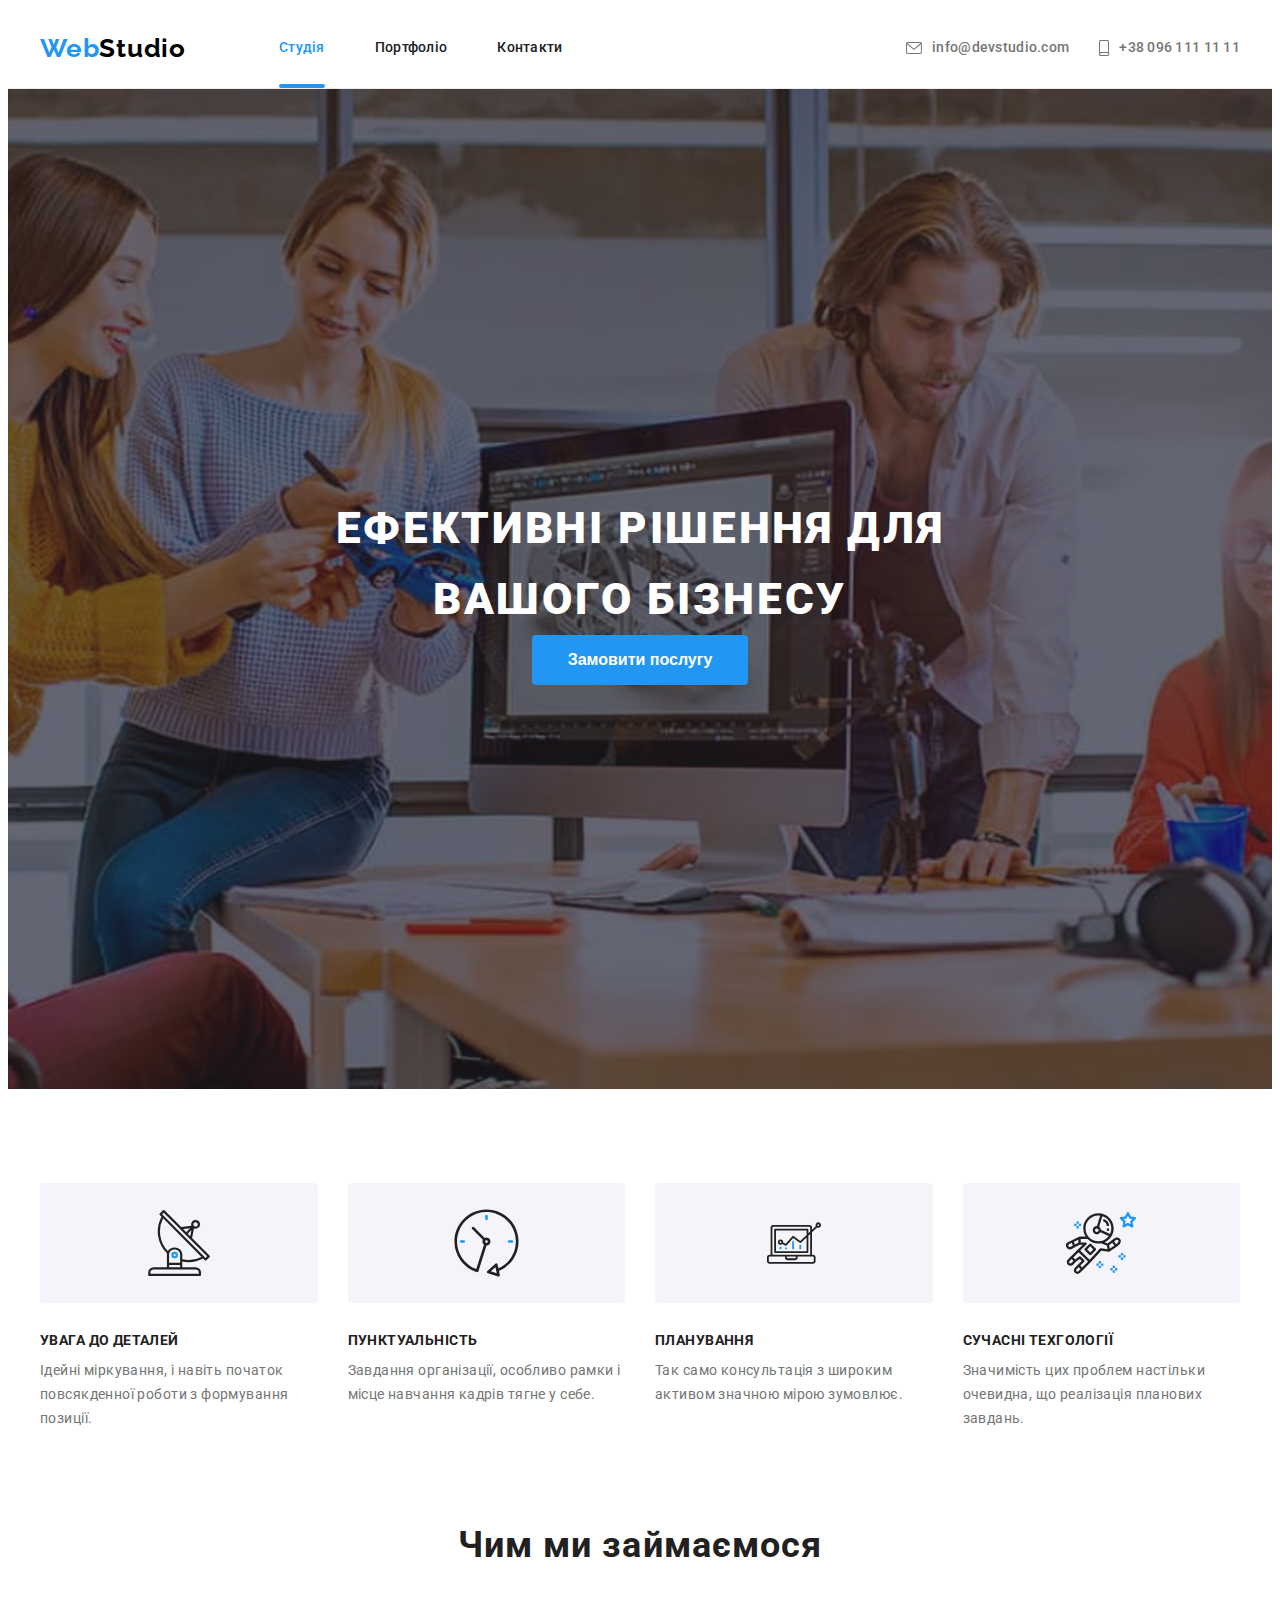
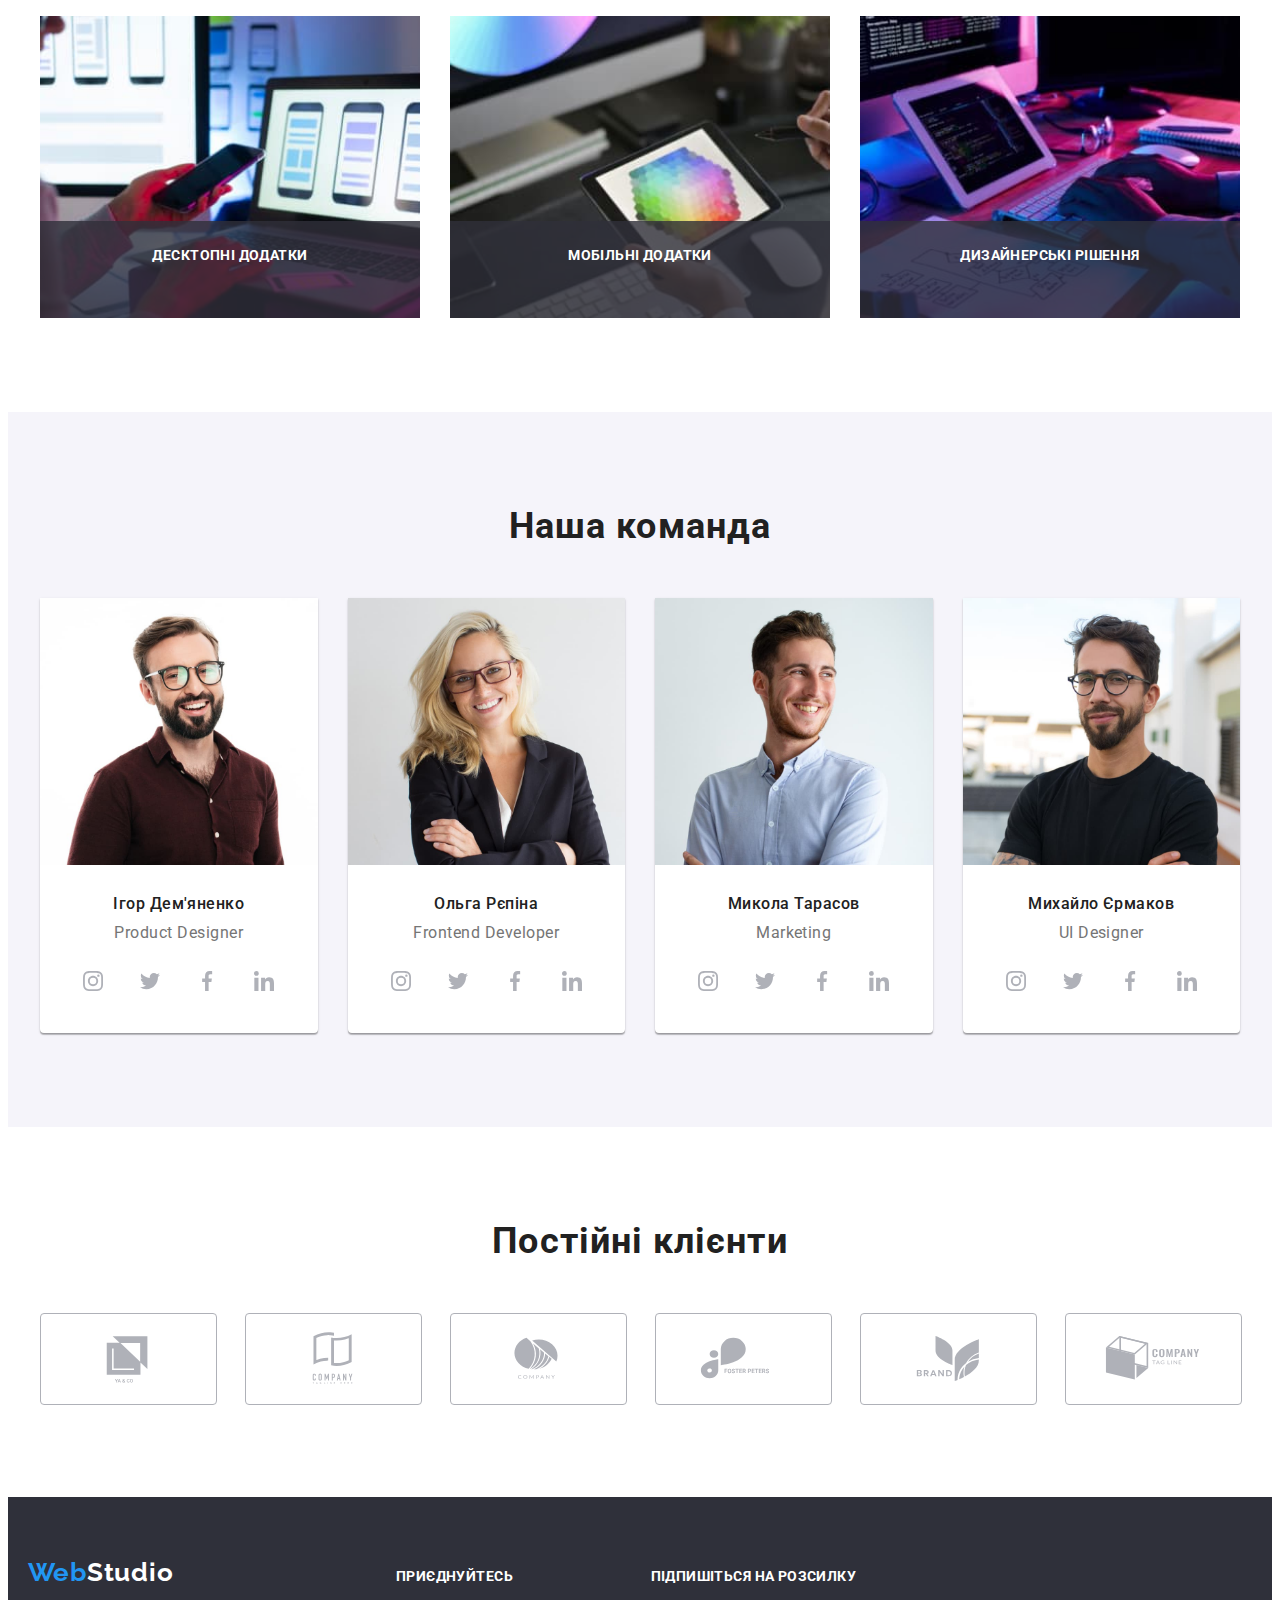
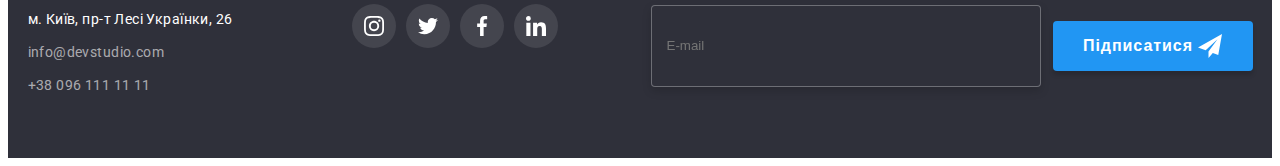
<file: index.html>
<!DOCTYPE html>
<html lang="uk">  
<head>
    <meta charset="UTF-8">
    <meta http-equiv="X-UA-Compatible" content="IE=edge">
    <meta name="viewport" content="width=device-width, initial-scale=1.0">
    <title>Студія</title>
    <link rel="preconnect" href="https://fonts.googleapis.com">
    <link rel="preconnect" href="https://fonts.gstatic.com" crossorigin>
    <link href="https://fonts.googleapis.com/css2?family=Raleway:wght@700&family=Roboto:wght@400;500;700;900&display=swap"
        rel="stylesheet">

    <link rel="stylesheet" href="https://cdnjs.cloudflare.com/ajax/libs/modern-normalize/1.1.0/modern-normalize.min.css"
        integrity="sha512-wpPYUAdjBVSE4KJnH1VR1HeZfpl1ub8YT/NKx4PuQ5NmX2tKuGu6U/JRp5y+Y8XG2tV+wKQpNHVUX03MfMFn9Q=="
        crossorigin="anonymous" referrerpolicy="no-referrer" />
  
    <link rel="stylesheet" href="./css/main.min.css">
   
</head>
<body class="site-body">
    <header class="header">
        <div class="container header-container">
            <nav class="header-navigation">
                 <a class="header-logo-web link" href="index.html">Web<span class="header-logo-studio link">Studio</span></a>
                 <ul class="header-list list">
                     <li class="header-item"><a class="header-link current link" href="">Студія</a></li>
                     <li class="header-item"><a class="header-link link" href="./portfolio.html">Портфоліо</a></li>
                     <li class="header-item"><a class="header-link link" href="">Контакти</a></li>
                 </ul>
            </nav>
            <div class="header-conect" >
            <ul class="contacts list">
                <li class="header-email">
                    <a class="header-link-contact link" href="mailto:info@devstudio.com">
                        <svg class="icon-envelope" width="16" height="12">
                            <use href="./img/icons.svg#icon-envelope"></use>
                        </svg> 
                        info@devstudio.com</a></li>
                <li class="header-number">
                    <a class="header-link-contact link" href="tel:+380961111111">
                        <svg class="icon-tel" width="10" height="16">
                            <use href="./img/icons.svg#icon-smartphone"></use>
                        </svg>
                        +38 096 111 11 11</a></li>
            </ul>
            </div>
            <button type="button" class="menu-open" data-menu-open>
                <svg class="menu-mob-open" width="40" height="40">
                    <use href="./img/icons.svg#icon-menu-open"></use>
                </svg>
            </button>
        </div>

        <div class="mob-menu is-hidden" data-menu>
            <div class="mobile-container">
                <div class="mob-menu-top">
                    <button type="button" class="menu-close" data-menu-close>
                        <svg class="menu-mob-close" width="40" height="40">
                            <use href="./img/icons.svg#icon-menu-close"></use>
                        </svg>
                    </button>
                    <ul class="mob-list list">
                        <li class="mob-item"><a class="mob-link mob-current link" href="">Студія</a></li>
                        <li class="mob-item"><a class="mob-link link" href="./portfolio.html">Портфоліо</a></li>
                        <li class="mob-item"><a class="mob-link link" href="">Контакти</a></li>
                    </ul>
                </div>
                <div class="mob-menu-botton">
                    <ul class="mob-contacts list">
                        <li class="mob-number">
                            <a class="mob-link-number link" href="tel:+380961111111">
                            
                                +38 096 111 11 11</a>
                        </li>
                        <li class="mob-email">
                            <a class="mob-link-email link" href="mailto:info@devstudio.com">
                        
                                info@devstudio.com</a> 
                        </li>
                    </ul>
                    <ul class="mob-social-list list">
                        <li class="mob-social-item">
                            <a href="https://www.instagram.com/" class="mob-social-link link">Instagram
                                
                            </a></li>
                        <li class="mob-social-item">
                            <a href="https://twitter.com/" class="mob-social-link link">Twitter
                                
                            </a></li>
                        <li class="mob-social-item">
                            <a href="https://www.facebook.com/" class="mob-social-link link">Facebook
                                
                            </a></li>
                        <li class="mob-social-item">
                            <a href="https://www.linkedin.com/" class="mob-social-link link">LinkedIn
                            
                            </a></li>
                    </ul>
                </div>
            </div>
        </div>
    </header>
    <main>
         <section class="hero section">
             <div class="container">
                 <h1 class="hero__title" >Ефективні рішення для вашого бізнесу</h1>
                 <button class="hero__btn" type="button" data-modal-open>Замовити послугу</button>
            </div>
        </section>
         
        <section class="solutions section">
             <div class="container">
                <h2 class="visually-hidden">Рішення</h2>
                <ul class="solutions-list list" >
                    <li class="solutions-item">
                        <div class="solutions-area">            
                            <svg class="solutions-icon" width="66" height="70">
                                <use href="./img/icons.svg#icon-antenna"></use>
                            </svg>
                        </div>
                        <h3>Увага до деталей</h3>
                        <p>Ідейні міркування, і навіть початок повсякденної роботи з формування позиції.</p>
                    </li>
                    <li class="solutions-item"> 
                        <div class="solutions-area">
                            <svg class="solutions-icon" width="67" height="70">
                                <use href="./img/icons.svg#icon-clock"></use>
                            </svg>
                        </div>
                        <h3>Пунктуальність</h3>
                        <p>Завдання організації, особливо рамки і місце навчання кадрів тягне у себе.</p>
                    </li>
                    <li class="solutions-item"> 
                        <div class="solutions-area">
                            <svg class="solutions-icon" width="70" height="54">
                                <use href="./img/icons.svg#icon-diagram"></use>
                            </svg>
                        </div>
                        <h3>Планування</h3>
                        <p>Так само консультація з широким активом значною мірою зумовлює.</p>
                    </li>
                    <li class="solutions-item">
                        <div class="solutions-area">
                               <svg class="solutions-icon" width="70" height="70">
                                <use href="./img/icons.svg#icon-astronaut"></use>
                            </svg>
                        </div>   
                        <h3>Сучасні техгології</h3>
                        <p>Значимість цих проблем настільки очевидна, що реалізація планових завдань.</p>
                    </li>
                 </ul>
             </div>
        </section>
     
        <section class="devices section">
             <div class="container">
                <h2 class="section-title">Чим ми займаємося</h2>
                <ul class="devices__list">
                    <li class="devices__item list">
                        <div class="devices__top-wrap">
                            <picture>
                                <source srcset="./img/img-1.jpg 1x,
                                                ./img/img-1-2x.jpg 2x,
                                                " 
                                        media="(min-width: 1200px)" />
                                <img src="./img/img-1.jpg" 
                                    alt="phone" 
                                    width="370" 
                                    height="294">
                            </picture>
                           
                            <p class="devices__top-text">десктопні додатки</p>
                        </div>
                    </li>
                    <li class="devices__item list">
                        <div class="devices__top-wrap">
                            <picture>
                                <source srcset="./img/img-2.jpg 1x,
                                                ./img/img-2-2x.jpg 2x,
                                               " 
                                        media="(min-width: 1200px)" />
                                <img src="./img/img-3.jpg" 
                                     alt="phone"
                                     width="370" 
                                     height="294">
                            </picture>
                    
                        <p class="devices__top-text">мобільні додатки</p>
                        </div>
                    </li>
                    <li class="devices__item list">
                        <div class="devices__top-wrap">
                            <picture>
                                <source srcset="./img/img-3.jpg 1x,
                                                ./img/img-3-2x.jpg 2x,
                                                " 
                                        media="(min-width: 1200px)" />
                                <img src="./img/img-3.jpg" 
                                     alt="phone" 
                                     width="370" 
                                     height="294">
                            </picture>
                    
                        <p class="devices__top-text">дизайнерські рішення</p>
                       </div>
                    </li>
                </ul>
              </div>
         </section>
        
         <section class="team section" >
             <div class="container">
                <h2 class="section-title">Наша команда</h2>    
                <ul class="team-list">
                    <li class="team-item list">
                        <picture>
                            <source
                             srcset="./img/img-team-1.jpg 1x,
                                   ./img/img-team-1-2x.jpg 2x,
                                  "
                             media="(min-width: 1200px)"       
                            />
                            <source
                            srcset="./img/img-team-1-tab-1x.jpg 1x,
                                   ./img/img-team-1-tab-2x.jpg 2x,
                                  "
                             media="(min-width: 768px)"  
                            />
                            
                            <source 
                                srcset="./img/img-team-1-mob-1x.jpg 1x,
                                   ./img/img-team-1-mob-2x.jpg 2x,
                                  "
                                media="(min-width: 320px)"  
                            >
                            <img
                                src="./img/img-team-1.jpg" 
                                alt="Product-designer" 
                                width="450" 
                                height="260">
                        </picture>
                       
                         <div class="team-footer" >             
                             <h3 class="team-name">Ігор Дем'яненко</h3>
                             <p class="team-position" lang="en">Product Designer</p>
                             <ul class="team-soc-list list">
                                <li class="team-soc-item">
                                    <a href="" class="team-soc-link link">
                                    <svg class="team-soc-icon" width="20" height="20">
                                        <use href="./img/icons.svg#icon-instagram"></use>
                                    </svg>
                                    </a>
                                </li>
                                <li class="team-soc-item">
                                    <a href="" class="team-soc-link link">
                                    <svg class="team-soc-icon" width="20" height="20">
                                        <use href="./img/icons.svg#icon-twitter"></use>
                                    </svg>
                                    </a>
                                </li>
                                <li class="team-soc-item">
                                    <a href="" class="team-soc-link link">
                                    <svg class="team-soc-icon" width="20" height="20">
                                        <use href="./img/icons.svg#icon-facebook"></use>
                                    </svg>
                                    </a>
                                </li>
                                <li class="team-soc-item">
                                    <a href="" class="team-soc-link link">
                                    <svg class="team-soc-icon" width="20" height="20">
                                        <use href="./img/icons.svg#icon-linkedin"></use>
                                    </svg>
                                    </a>
                                </li>
                             </ul>
                         </div>
                    </li>                  
                    <li class="team-item list"> 
                        <picture>
                            <source srcset="./img/img-team-2.jpg 1x,
                                            ./img/img-team-2-2x.jpg 2x,
                                            " 
                                    media="(min-width: 1200px)" />
                            <source srcset="./img/img-team-2-tab-1x.jpg 1x,
                                            ./img/img-team-2-tab-2x.jpg 2x,
                                            " 
                                    media="(min-width: 768px)" />
                        
                            <source srcset="./img/img-team-2-mob-1x.jpg 1x,
                                            ./img/img-team-2-mob-2x.jpg 2x,
                                            "
                                    media="(min-width: 320px)">
                            <img src="./img/img-team-2.jpg"
                                 alt="Product-designer" 
                                 width="450" 
                                 height="260">
                        </picture>
            
                         <div class="team-footer" >
                             <h3 class="team-name">Ольга Рєпіна</h3>
                             <p class="team-position" lang="en">Frontend Developer</p>
                            <ul class="team-soc-list list">
                                <li class="team-soc-item">
                                     <a href="" class="team-soc-link link">
                                      <svg class="team-soc-icon" width="20" height="20">
                                         <use href="./img/icons.svg#icon-instagram"></use>
                                      </svg>
                                     </a>
                                </li>
                                <li class="team-soc-item">
                                    <a href="" class="team-soc-link link">
                               
                                <svg class="team-soc-icon" width="20" height="20">
                                    <use href="./img/icons.svg#icon-twitter"></use>
                                </svg>
                                </a>
                                </li>
                                <li class="team-soc-item">
                                    <a href="" class="team-soc-link link">
                                
                                <svg class="team-soc-icon" width="20" height="20">
                                    <use href="./img/icons.svg#icon-facebook"></use>
                                </svg>
                                </a>
                                </li>
                                <li class="team-soc-item">
                                    <a href="" class="team-soc-link link">
                                
                                <svg class="team-soc-icon" width="20" height="20">
                                    <use href="./img/icons.svg#icon-linkedin"></use>
                                </svg>
                                </a>
                                </li>
                            </ul>
                         </div>
                    </li>
                    <li class="team-item list">
                        <picture>
                            <source srcset="./img/img-team-3.jpg 1x,
                                            ./img/img-team-3-2x.jpg 2x,
                                    " 
                                    media="(min-width: 1200px)" />
                            <source srcset="./img/img-team-3-tab-1x.jpg 1x,
                                            ./img/img-team-3-tab-2x.jpg 2x,
                                    " 
                                    media="(min-width: 768px)" />
                        
                            <source srcset="./img/img-team-3-mob-1x.jpg 1x,
                                            ./img/img-team-3-mob-2x.jpg 2x,
                                         " 
                                    media="(min-width: 320px)">
                            <img src="./img/img-team-3.jpg"
                                 alt="Product-designer" 
                                 width="450" 
                                 height="260">
                        </picture>

                         <div class="team-footer" >               
                             <h3 class="team-name">Микола Тарасов</h3>
                             <p class="team-position" lang="en">Marketing</p>
                            <ul class="team-soc-list list">
                                <li class="team-soc-item">
                                    <a href="" class="team-soc-link link">
                                
                                <svg class="team-soc-icon" width="20" height="20">
                                    <use href="./img/icons.svg#icon-instagram"></use>
                                </svg>
                                </a>
                                </li>
                                <li class="team-soc-item">
                                    <a href="" class="team-soc-link link">
                              
                                <svg class="team-soc-icon" width="20" height="20">
                                    <use href="./img/icons.svg#icon-twitter"></use>
                                </svg>
                                </a>
                                </li>
                                <li class="team-soc-item">
                                    <a href="" class="team-soc-link link">
                               
                                <svg class="team-soc-icon" width="20" height="20">
                                    <use href="./img/icons.svg#icon-facebook"></use>
                                </svg>
                                </a>
                                </li>
                                <li class="team-soc-item">
                                    <a href="" class="team-soc-link link">
                                
                                <svg class="team-soc-icon" width="20" height="20">
                                    <use href="./img/icons.svg#icon-linkedin"></use>
                                </svg>
                                </a>
                                </li>
                            </ul>
                         </div>
                    </li>
                    <li class="team-item list">
                        <picture>
                            <source srcset="./img/img-team-4.jpg 1x,
                                            ./img/img-team-4-2x.jpg 2x,
                                            " 
                                    media="(min-width: 1200px)" />
                            <source srcset="./img/img-team-4-tab-1x.jpg 1x,
                                            ./img/img-team-4-tab-2x.jpg 2x,
                                            " 
                                    media="(min-width: 768px)" />
                        
                            <source srcset="./img/img-team-4-mob-1x.jpg 1x,
                                            ./img/img-team-4-mob-2x.jpg 2x,
                                        "
                                     media="(min-width: 320px)">
                            <img src="./img/img-team-4.jpg" 
                                 alt="Product-designer"
                                  width="450" 
                                  height="260">
                        </picture>
                       
                         <div class="team-footer" >
                             <h3 class="team-name">Михайло Єрмаков</h3>
                             <p class="team-position" lang="en">UI Designer</p>
                            <ul class="team-soc-list list">
                                <li class="team-soc-item">
                                    <a href="" class="team-soc-link link">
                                
                                <svg class="team-soc-icon" width="20" height="20">
                                    <use href="./img/icons.svg#icon-instagram"></use>
                                </svg>
                                </a>
                                </li>
                                <li class="team-soc-item">
                                    <a href="" class="team-soc-link link">
                               
                                <svg class="team-soc-icon" width="20" height="20">
                                    <use href="./img/icons.svg#icon-twitter"></use>
                                </svg>
                                </a>
                                </li>
                                <li class="team-soc-item">
                                    <a href="" class="team-soc-link link">
                             
                                <svg class="team-soc-icon" width="20" height="20">
                                    <use href="./img/icons.svg#icon-facebook"></use>
                                </svg>
                                </a>
                                </li>
                                <li class="team-soc-item">
                                    <a href="" class="team-soc-link link">
                               
                                <svg class="team-soc-icon" width="20" height="20">
                                    <use href="./img/icons.svg#icon-linkedin"></use>
                                </svg>
                                </a>
                                </li>
                            </ul>
                         </div>
                    </li>
                </ul>
              </div>
         </section>
         <section class="section">
            <div class="container">
                <h2 class="section-title">Постійні клієнти</h2>
                <ul class="clients__list list">
                    <li class="clients__item">
                        <a href="" class="clients__link link">
                        <svg class="clients__icon" width="106" height="60">
                            <use href="./img/icons.svg#icon-logo-1"></use>
                        </svg></a>
                    </li>
                    <li class="clients__item">
                        <a href="" class="clients__link link">
                        <svg class="clients__icon" width="106" height="60">
                            <use href="./img/icons.svg#icon-logo-2"></use>
                        </svg></a>
                    </li>
                    <li class="clients__item">
                        <a href="" class="clients__link link">
                        <svg class="clients__icon" width="106" height="60">
                            <use href="./img/icons.svg#icon-logo-3"></use>
                        </svg></a>
                    </li>
                    <li class="clients__item">
                        <a href="" class="clients__link link">
                        <svg class="clients__icon" width="106" height="60">
                            <use href="./img/icons.svg#icon-logo-4"></use>
                        </svg></a>
                    </li>
                    <li class="clients__item">
                        <a href="" class="clients__link link">
                        <svg class="clients__icon" width="106" height="60">
                            <use href="./img/icons.svg#icon-logo-5"></use>
                        </svg></a>
                    </li>
                    <li class="clients__item">
                        <a href="" class="clients__link link">
                        <svg class="clients__icon" width="106" height="60">
                            <use href="./img/icons.svg#icon-logo-6"></use>
                        </svg></a>
                    </li>
                </ul>
            </div>
         </section> 
        
    </main>
    <footer class="info section">
         <div class="container footer-container" >
            <div class="footer-wrap">
                <div class="footer-info">
                    <a class="logo-footer-web link" href="./index.html">Web<span class="logo-footer-studio link">Studio</span></a>
                    <address class="address">
                        <ul class="info-list">
                            <li class="info-address list"><a class="info-address link"
                                href="https://goo.gl/maps/t2EMafwJyWorUbrZ9"
                                target="_blank"
                                rel="noopener noreferrer nofollow"
                                >м. Київ, пр-т Лесі Українки, 26</a></li>
                            <li class="info-email list"><a class="info-email link" href="mailto:info@devstudio.com">info@devstudio.com</a></li>
                            <li class="info-tel list"><a class="info-tel link" href="tel:+380961111111">+38 096 111 11 11</a></li>
                        </ul>
                    </address>
                </div>
                
                <div class="social-footer">
                    <h2 class="social-title">приєднуйтесь</h2>
                    <div class="footer-icons">
                        <ul class="social-list list">
                            <li class="social-item"><a href="https://www.instagram.com/" class="social-link link">
                                <svg class="footer-soc-icon" width="20" height="20">
                                    <use href="./img/icons.svg#icon-instagram"></use>
                                </svg>
                            </a></li>
                            <li class="social-item"><a href="https://twitter.com/" class="social-link link">
                                <svg class="footer-soc-icon" width="20" height="20">
                                    <use href="./img/icons.svg#icon-twitter"></use>
                                </svg>
                            </a></li>
                            <li class="social-item"><a href="https://www.facebook.com/" class="social-link link">
                                <svg class="footer-soc-icon" width="20" height="20">
                                    <use href="./img/icons.svg#icon-facebook"></use>
                                </svg>
                            </a></li>
                            <li class="social-item"><a href="https://www.linkedin.com/" class="social-link link">
                                <svg class="footer-soc-icon" width="20" height="20">
                                    <use href="./img/icons.svg#icon-linkedin"></use>
                                </svg>
                            </a></li>
                        </ul>
                    </div>
                </div>
            </div>
                <div class="subscription">
                    <form class="subscription-form">
                        <p class="subscription-title">підпишіться на розсилку</p>
                        <div class="sub-wrap">
                        <input 
                            type="email"
                            placeholder="E-mail"
                            class="subscription-input"
                            name="online-email"
                            id="online-email"/>                                          
                        <button type="submit" class="subscription-button">Підписатися
                            <svg class="send-icon" width="24" height="24">
                                <use href="./img/icons.svg#icon-send"></use>
                            </svg>
                        </button>
                        </div>
                    </form> 
               
            </div>
        </div>
    </footer>
    <div class="backdrop is-hidden" data-modal>
         <div class="modal">
             <button type="button" class="modal-close" data-modal-close>
                <svg class="modal-close-icon" width="18" height="18">
                    <use href="./img/icons.svg#icon-close"></use>
                </svg>
             </button> 
             <p class="modal-title">Залиште свої дані, ми вам передзвонимо</p> 
             <form class="modal-form" >
                <div class="modal-feild">
                    <label for="user-mame" class="input-label" >Ім'я</label>
                    <div class="input-wrap">
                        <input 
                        type="text" 
                        name="user-mame" 
                        class="modal-input"
                        id="user-mame">
                        <svg class="modal-input-icon" width="18" height="18">
                            <use href="./img/icons.svg#icon-person"></use>
                        </svg>
                    </div>
                </div>
                <div class="modal-feild">
                    <label for="user-tel" class="input-label">Телефон</label>
                    <div class="input-wrap">
                        <input 
                        type="tel" 
                        name="user-tel" 
                        class="modal-input"
                        id="user-tel">
                        <svg class="modal-input-icon" width="18" height="18">
                            <use href="./img/icons.svg#icon-phone"></use>
                        </svg>
                    </div>
                </div>
                <div class="modal-feild">
                    <label for="user-email" class="input-label">Пошта</label>
                    <div class="input-wrap">
                        <input 
                        type="email" 
                        name="user-email" 
                        class="modal-input"
                        id="user-email">
                        <svg class="modal-input-icon" width="18" height="18">
                            <use href="./img/icons.svg#icon-email"></use>
                        </svg>
                    </div>
                </div>
                <div class="modal-textarea-feild">
                    <label for="user-comment" class="input-label">Коментар</label>               
                    <textarea
                      name="user-comment"
                      id="user-comment" 
                      class="modal-comment"
                      placeholder="Введіть текст"
                      ></textarea>                    
                </div>
                <div class="modal-policy">
                     <input 
                        type="checkbox" 
                        name="policy" 
                        id="policy" 
                        class="input-check visually-hidden"/>
                     <label for="policy" class="check-text">
                        <span>
                            <svg class="icon-check" width="16" height="15">
                                <use href="./img/icons.svg#icon-check"></use>
                            </svg>
                        </span>
                        Погоджуюся з розсилкою та приймаю 
                        <a href="" class="policy-link">Умови договору</a> </label>
                </div>
                <button type="submit" class="modal-button">Відправити</button>
             </form>
         </div>
    </div>
    <script src="./js/modal.js"></script>
    <script src="./js/mobile-menu.js"></script>
</body>
</html>
</file>
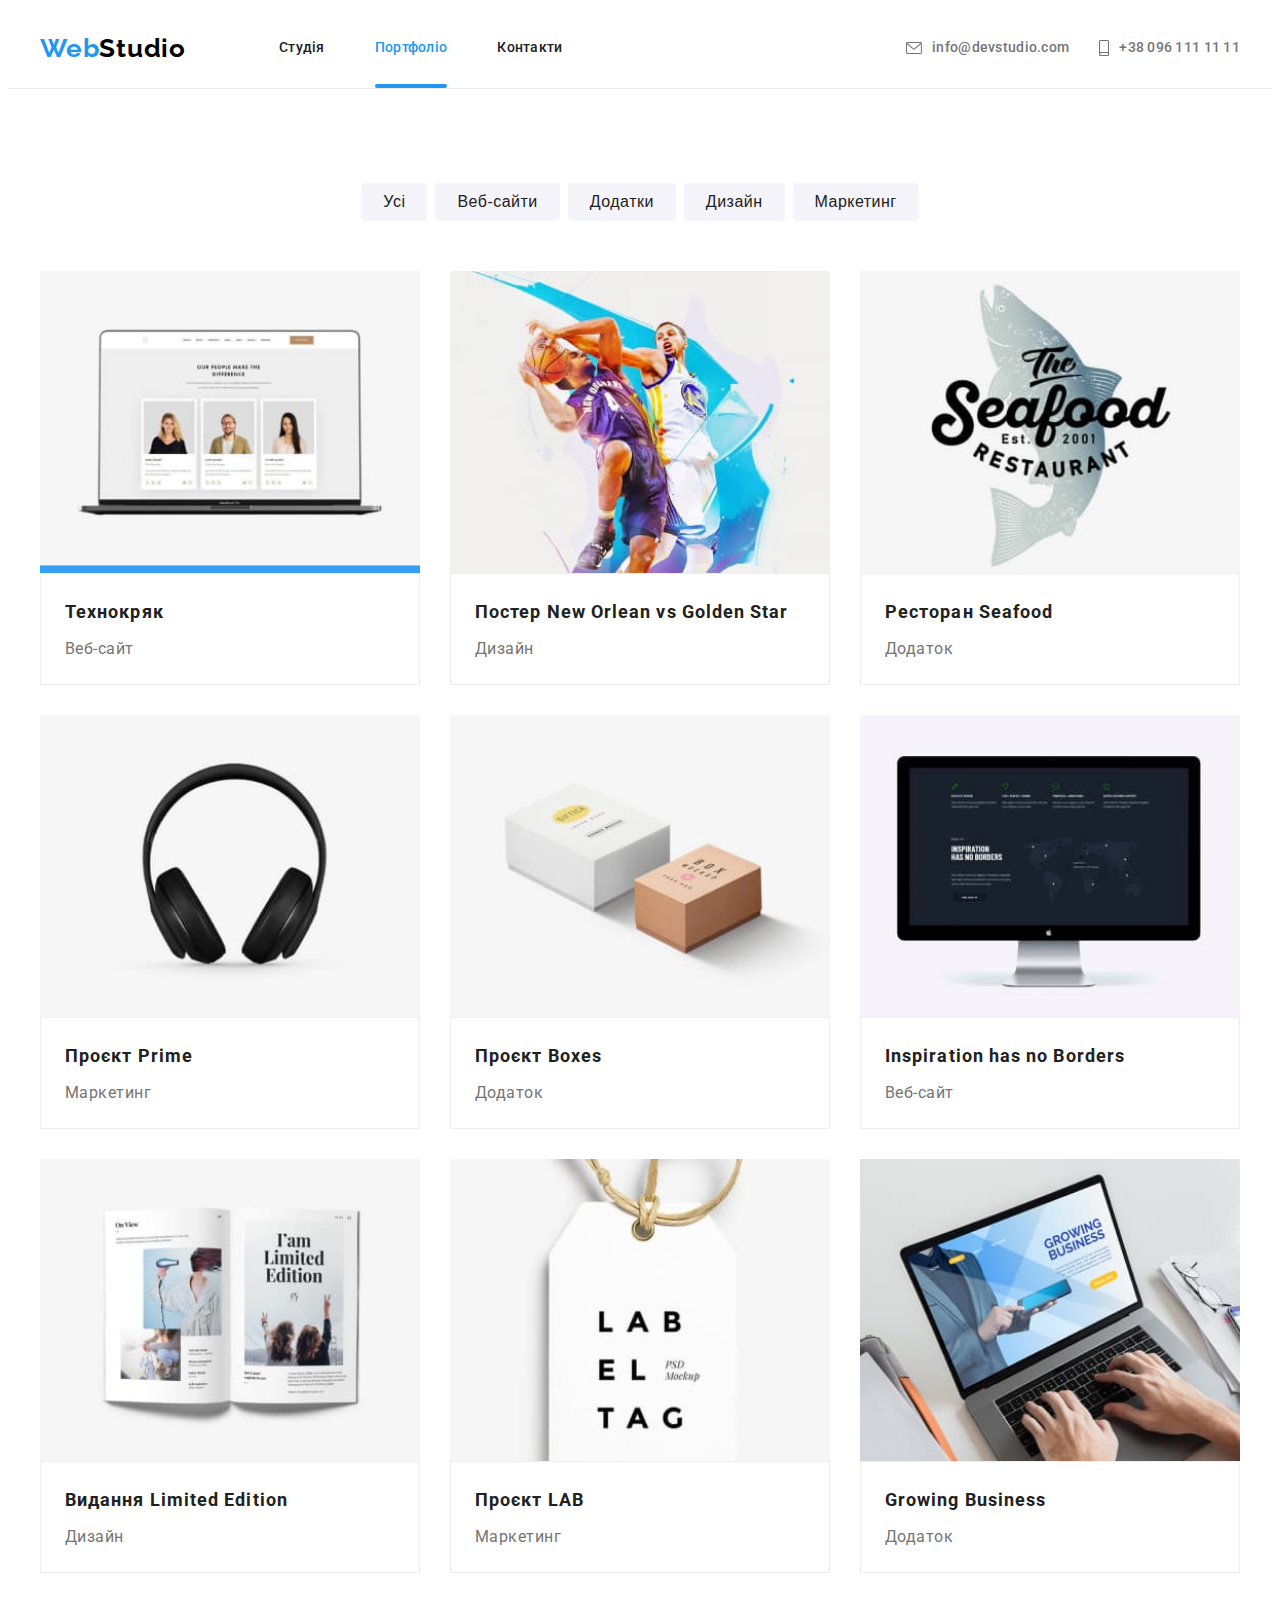
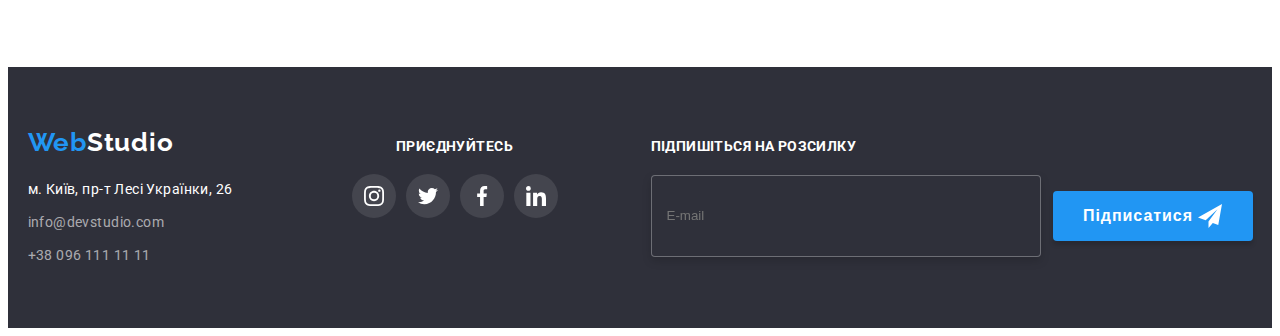
<file: portfolio.html>
<!DOCTYPE html>
<html lang="uk">
<head>
    <meta charset="UTF-8">
    <meta http-equiv="X-UA-Compatible" content="IE=edge">
    <meta name="viewport" content="width=device-width, initial-scale=1.0">
    <link rel="preconnect" href="https://fonts.googleapis.com">
    <link rel="preconnect" href="https://fonts.gstatic.com" crossorigin>
    <link href="https://fonts.googleapis.com/css2?family=Raleway:wght@700&family=Roboto:wght@400;500;700;900&display=swap"
        rel="stylesheet">
    <link rel="stylesheet" href="https://cdnjs.cloudflare.com/ajax/libs/modern-normalize/1.1.0/modern-normalize.min.css"
        integrity="sha512-wpPYUAdjBVSE4KJnH1VR1HeZfpl1ub8YT/NKx4PuQ5NmX2tKuGu6U/JRp5y+Y8XG2tV+wKQpNHVUX03MfMFn9Q=="
        crossorigin="anonymous" referrerpolicy="no-referrer" />
   
    <link rel="stylesheet" href="./css/main.min.css">
    <title>Портофоліо</title>
</head>
<body>
    <header class="header">
        <div class="container header-container" >
            <nav class="header-navigation">
                <a class="header-logo-web link" href="index.html">Web<span class="header-logo-studio link">Studio</span></a>
                <ul class="header-list list">
                    <li class="header-item"><a class="header-link link" href="">Студія</a></li>
                    <li class="header-item"><a class="header-link current link" href="">Портфоліо</a></li>
                    <li class="header-item"><a class="header-link link" href="">Контакти</a></li>
                </ul>
            </nav>
            <div class="header-conect">
                <ul class="contacts list">
                    <li class="header-email">
                        <a class="header-link-contact link" href="mailto:info@devstudio.com">
                            <svg class="icon-envelope" width="16" height="12">
                                <use href="./img/icons.svg#icon-envelope"></use>
                            </svg>
                            info@devstudio.com</a>
                    </li>
                    <li class="header-number">
                        <a class="header-link-contact link" href="tel:+380961111111">
                            <svg class="icon-tel" width="10" height="16">
                                <use href="./img/icons.svg#icon-smartphone"></use>
                            </svg>
                            +38 096 111 11 11</a>
                    </li>
                </ul>
            </div>
        </div>
    </header>
    <main>
        <section class="project section" >
            <div class="container"> 
                <ul class="button-list list">
                    <li><button class="button primary" type="button">Усі</button></li>
                    <li><button class="button primary" type="button">Веб-сайти</button></li>
                    <li><button class="button primary" type="button">Додатки</button></li>
                    <li><button class="button primary" type="button">Дизайн</button></li>
                    <li><button class="button primary" type="button">Маркетинг</button></li>
                </ul>
                <h1 class="visually-hidden" >Projects</h1>
                <ul class="project-list list">
                    <li class="project-item">
                        <a href="" class="project-link link">
                            <div class="project-top-wrap">                              
                                <img class="project-img" src="./img/img-ex-1.jpg" 
                                alt="web-site"
                                width="370"
                                height="260">  
                                <p class="project-text-top">Ресурс пропонує комплексні пропозиції з різним рівнем функціоналу та сервісів. Все це дозволить відвідувачу отримати
                                вичерпні відомості про компанію чи приватну особу.</p>                                 
                            </div>
                            <div class="project-footer" > 
                                <h2>Технокряк</h2>
                                <p class="project-text">Веб-сайт</p>
                            </div>
                      </a>
                    </li>
                
                    <li class="project-item">
                        <a href="" class="project-link link">
                        <img src="./img/img-ex-2.jpg" 
                        alt="football players"
                        width="370"
                        height="260"> 
                         <div class="project-footer" >
                             <h2>Постер New Orlean vs Golden Star</h2>
                             <p class="project-text">Дизайн</p>
                         </div>
                        </a>
                    </li>
                    <li class="project-item">
                        <a href="" class="project-link link">
                        <img src="./img/img-ex-3.jpg" 
                        alt="restaurant logo"
                        width="370"
                        height="260"> 
                        <div class="project-footer" >
                             <h2>Ресторан Seafood</h2>
                             <p class="project-text">Додаток</p>
                        </div>
                        </a>
                    </li>
                    <li class="project-item">
                        <a href="" class="project-link link">
                        <img src="./img/img-ex-4.jpg" 
                        alt="headset"
                        width="370"
                        height="260"> 
                        <div class="project-footer" >
                             <h2>Проєкт Prime</h2>
                             <p class="project-text">Маркетинг</p>
                        </div>
                        </a>
                    </li>
                    <li class="project-item">
                        <a href="" class="project-link link">
                        <img src="./img/img-ex-5.jpg" 
                        alt="boxes"
                        width="370"
                        height="260"> 
                          <div class="project-footer" >
                             <h2>Проєкт Boxes</h2>
                             <p class="project-text">Додаток</p>
                          </div>
                        </a>
                    </li>
                    <li class="project-item">
                        <a href="" class="project-link link">
                        <img src="./img/img-ex-6.jpg" 
                        alt="comprter screen"
                        width="370"
                        height="260"> 
                        <div class="project-footer" >
                             <h2>Inspiration has no Borders</h2>
                             <p class="project-text">Веб-сайт</p>
                        </div>
                        </a>
                    </li>
                    <li class="project-item">
                        <a href="" class="project-link link">
                        <img src="./img/img-ex-7.jpg" 
                        alt="book"
                        width="370"
                        height="260"> 
                         <div class="project-footer" >
                             <h2>Видання Limited Edition</h2>
                             <p class="project-text">Дизайн</p>
                         </div>
                        </a>
                    </li>
                    <li class="project-item">
                        <a href="" class="project-link link">
                        <img src="./img/img-ex-8.jpg" 
                        alt="tag"
                        width="370"
                        height="260"> 
                         <div class="project-footer" > 
                             <h2>Проєкт LAB</h2>
                             <p class="project-text">Маркетинг</p>
                         </div>
                        </a>
                    </li>
                    <li class="project-item">
                        <a href="" class="project-link link">
                        <img src="./img/img-ex-9.jpg" 
                        alt="laptop"
                        width="370"
                        height="260"> 
                         <div class="project-footer" > 
                             <h2>Growing Business</h2>
                             <p class="project-text">Додаток</p>
                         </div>
                        </a>
                    </li>
                </ul>
            </div>
        </section>
    </main>
    <footer class="info section">
        <div class="container footer-container">
            <div class="footer-wrap">
                <div class="footer-info">
                    <a class="logo-footer-web link" href="./index.html">Web<span
                            class="logo-footer-studio link">Studio</span></a>
                    <address class="address">
                        <ul class="info-list">
                            <li class="info-address list"><a class="info-address link"
                                    href="https://goo.gl/maps/t2EMafwJyWorUbrZ9" target="_blank"
                                    rel="noopener noreferrer nofollow">м. Київ, пр-т Лесі Українки, 26</a></li>
                            <li class="info-email list"><a class="info-email link"
                                    href="mailto:info@devstudio.com">info@devstudio.com</a></li>
                            <li class="info-tel list"><a class="info-tel link" href="tel:+380961111111">+38 096 111 11
                                    11</a></li>
                        </ul>
                    </address>
                </div>
                <div class="social-footer">
                    <h2 class="social-title">приєднуйтесь</h2>
                    <div class="footer-icons">
                        <ul class="social-list list">
                            <li class="social-item"><a href="https://www.instagram.com/" class="social-link link">
                                    <svg class="footer-soc-icon" width="20" height="20">
                                        <use href="./img/icons.svg#icon-instagram"></use>
                                    </svg>
                                </a></li>
                            <li class="social-item"><a href="https://twitter.com/" class="social-link link">
                                    <svg class="footer-soc-icon" width="20" height="20">
                                        <use href="./img/icons.svg#icon-twitter"></use>
                                    </svg>
                                </a></li>
                            <li class="social-item"><a href="https://www.facebook.com/" class="social-link link">
                                    <svg class="footer-soc-icon" width="20" height="20">
                                        <use href="./img/icons.svg#icon-facebook"></use>
                                    </svg>
                                </a></li>
                            <li class="social-item"><a href="https://www.linkedin.com/" class="social-link link">
                                    <svg class="footer-soc-icon" width="20" height="20">
                                        <use href="./img/icons.svg#icon-linkedin"></use>
                                    </svg>
                                </a></li>
                        </ul>
                    </div>
                </div>
                <div class="subscription">
                    <form class="subscription-form">
                        <p class="subscription-title">підпишіться на розсилку</p>
                        <div class="sub-wrap">
                            <input type="email" placeholder="E-mail" class="subscription-input" name="online-email"
                                id="online-email" />
                            <button type="submit" class="subscription-button">Підписатися
                                <svg class="send-icon" width="24" height="24">
                                    <use href="./img/icons.svg#icon-send"></use>
                                </svg>
                            </button>
                        </div>
                    </form>
                </div>
            </div>
        </div>
    </footer>
</body>
</html>
</file>
<file: css/main.min.css>
:root{--main-title-color: #FFFFFF;--second-title-color: #212121;--third-title-color: #2196F3;--fourth-title-color: #000000;--text-color: #757575;--contacts-color: rgba(255, 255, 255, 0.6);--main-background-color: #FFFFFF;--second-background-color: #2F303A;--third-background-color: #F5F4FA;--main-icon-color: #AFB1B8;--main-accent-color: #2196F3}.visually-hidden{position:absolute;white-space:nowrap;width:1px;height:1px;overflow:hidden;border:0;padding:0;clip:rect(0 0 0 0);-webkit-clip-path:inset(50%);clip-path:inset(50%);margin:-1px}body{font-family:Roboto,sans-serif;background-color:var(--main-background-color);color:var(--second-title-color);font-size:14px}.list{list-style:none}.link{text-decoration:none}.is-hidden{opacity:0;visibility:hidden;pointer-events:none}.section{padding-top:60px;padding-bottom:60px}@media screen and (min-width: 1200px){.section{padding-top:94px;padding-bottom:94px}}p,h1,h2,h3,h4,h5,h6{margin:0}ul,ol{margin:0;padding-left:0}button{cursor:pointer}address{font-style:normal}img{display:block;max-width:100%;height:auto;width:100%}.container{width:100%;padding-left:15px;padding-right:15px;margin:0 auto}@media screen and (min-width: 480px){.container{max-width:480px}}@media screen and (min-width: 768px){.container{max-width:768px}}@media screen and (min-width: 1200px){.container{max-width:1200px}}.section-title{font-weight:700;font-size:36px;line-height:1.16;text-align:center;letter-spacing:.03em;margin-bottom:50px}.button.primary{color:#212121;background-color:var(--third-background-color);cursor:pointer;border-radius:4px;height:38px;width:auto;font-weight:500;font-size:16px;line-height:1.62;text-align:center;letter-spacing:.03em;border:none;padding:6px 22px;-webkit-transition-property:color,backround-color,-webkit-box-shadow;transition-property:color,backround-color,-webkit-box-shadow;transition-property:color,backround-color,box-shadow;transition-property:color,backround-color,box-shadow,-webkit-box-shadow;-webkit-transition-duration:250ms;transition-duration:250ms;-webkit-transition-timing-function:cubic-bezier(0.4, 0, 0.2, 1);transition-timing-function:cubic-bezier(0.4, 0, 0.2, 1)}.button.primary:hover,.button.primary:focus{color:var(--main-title-color);background-color:var(--third-title-color);-webkit-box-shadow:0px 3px 1px rgba(0,0,0,.1),0px 1px 2px rgba(0,0,0,.08),0px 2px 2px rgba(0,0,0,.12);box-shadow:0px 3px 1px rgba(0,0,0,.1),0px 1px 2px rgba(0,0,0,.08),0px 2px 2px rgba(0,0,0,.12)}.backdrop{width:100%;height:100%;background-color:rgba(0,0,0,.2);position:fixed;top:0;-webkit-transition:opacity 250ms linear,visibility 250ms linear;transition:opacity 250ms linear,visibility 250ms linear}.modal{width:95%;min-height:609px;background-color:var(--main-background-color);-webkit-box-shadow:0px 1px 3px rgba(0,0,0,.12),0px 1px 1px rgba(0,0,0,.14),0px 2px 1px rgba(0,0,0,.2);box-shadow:0px 1px 3px rgba(0,0,0,.12),0px 1px 1px rgba(0,0,0,.14),0px 2px 1px rgba(0,0,0,.2);border-radius:4px;position:absolute;top:50%;left:50%;padding:40px;-webkit-transform:translate(-50%, -50%) scale(1);transform:translate(-50%, -50%) scale(1);-webkit-transition:-webkit-transform 250ms linear;transition:-webkit-transform 250ms linear;transition:transform 250ms linear;transition:transform 250ms linear, -webkit-transform 250ms linear}@media screen and (min-width: 1200px){.modal{width:528px;min-height:581px}}.backdrop.is-hidden .modal{-webkit-transform:translate(-50%, -50%) scale(0);transform:translate(-50%, -50%) scale(0)}.modal-close{width:30px;height:30px;background-color:rgba(0,0,0,0);border:1px solid rgba(0,0,0,.1);border-radius:50%;position:absolute;right:8px;top:8px;padding:0;display:-webkit-box;display:-ms-flexbox;display:flex;-webkit-box-pack:center;-ms-flex-pack:center;justify-content:center;-webkit-box-align:center;-ms-flex-align:center;align-items:center;cursor:pointer}.modal-title{font-weight:700;font-size:20px;line-height:1.15;text-align:center;letter-spacing:.03em;margin-bottom:12px;color:var(--second-title-color)}.input-label{display:block;margin-bottom:4px;font-size:12px;line-height:14px;letter-spacing:.01em;color:var(--text-color)}.modal-feild{margin-bottom:10px}.input-wrap{position:relative}.modal-input{width:100%;height:40px;border:1px solid rgba(33,33,33,.2);border-radius:4px;padding-left:42px;padding-right:42px;color:var(--second-title-color);outline:rgba(0,0,0,0)}.modal-input:focus{border-color:var(--main-accent-color);-webkit-transition-duration:250ms;transition-duration:250ms;-webkit-transition-timing-function:cubic-bezier(0.4, 0, 0.2, 1);transition-timing-function:cubic-bezier(0.4, 0, 0.2, 1)}.modal-input:focus+.modal-input-icon{fill:var(--main-accent-color);-webkit-transition-duration:250ms;transition-duration:250ms;-webkit-transition-timing-function:cubic-bezier(0.4, 0, 0.2, 1);transition-timing-function:cubic-bezier(0.4, 0, 0.2, 1)}.modal-input-icon{position:absolute;left:12px;top:50%;-webkit-transform:translateY(-50%);transform:translateY(-50%)}.modal-comment{display:block;width:100%;height:120px;padding:12px 16px;border:1px solid rgba(33,33,33,.2);border-radius:4px;resize:none;outline:none}.modal-comment:focus{border-color:var(--main-accent-color);-webkit-transition-duration:250ms;transition-duration:250ms;-webkit-transition-timing-function:cubic-bezier(0.4, 0, 0.2, 1);transition-timing-function:cubic-bezier(0.4, 0, 0.2, 1)}.modal-comment::-webkit-input-placeholder{font-size:12px;line-height:1.16;letter-spacing:.01em;color:rgba(117,117,117,.5)}.modal-comment::-moz-placeholder{font-size:12px;line-height:1.16;letter-spacing:.01em;color:rgba(117,117,117,.5)}.modal-comment:-ms-input-placeholder{font-size:12px;line-height:1.16;letter-spacing:.01em;color:rgba(117,117,117,.5)}.modal-comment::-ms-input-placeholder{font-size:12px;line-height:1.16;letter-spacing:.01em;color:rgba(117,117,117,.5)}.modal-comment::placeholder{font-size:12px;line-height:1.16;letter-spacing:.01em;color:rgba(117,117,117,.5)}.modal-textarea-feild{margin-bottom:20px}.modal-policy{display:-webkit-box;display:-ms-flexbox;display:flex;-webkit-box-pack:center;-ms-flex-pack:center;justify-content:center;margin-bottom:30px}.check-text{color:var(--text-color);display:-webkit-box;display:-ms-flexbox;display:flex;-webkit-box-align:center;-ms-flex-align:center;align-items:center;line-height:1.71;font-size:12px}@media screen and (min-width: 1200px){.check-text{font-size:14px}}.check-text span{width:16px;height:15px;border:2px solid var(--second-title-color);border-radius:3px;margin-right:8px;display:-webkit-box;display:-ms-flexbox;display:flex;-webkit-box-align:center;-ms-flex-align:center;align-items:center;-webkit-box-pack:center;-ms-flex-pack:center;justify-content:center;fill:rgba(0,0,0,0)}.input-check:checked+.check-text span{background-color:var(--third-title-color);border-color:rgba(0,0,0,0);fill:var(--main-background-color)}.policy-link{color:var(--third-title-color);margin-left:5px}.modal-button{color:var(--main-title-color);background-color:var(--third-title-color);margin:0 auto;display:block;margin-top:30px;width:200px;height:50px;border-radius:4px;font-weight:700;font-size:16px;line-height:1.88;border:none;-webkit-box-shadow:0px 4px 4px rgba(0,0,0,.15);box-shadow:0px 4px 4px rgba(0,0,0,.15);-webkit-transition-property:background-color;transition-property:background-color;-webkit-transition-duration:250ms;transition-duration:250ms;-webkit-transition-timing-function:cubic-bezier(0.4, 0, 0.2, 1);transition-timing-function:cubic-bezier(0.4, 0, 0.2, 1)}.header{border-bottom:#ececec solid 1px}.header-list .link.current{color:var(--third-title-color)}.header-logo-web{font-family:"Raleway";font-style:normal;font-weight:700;font-size:26px;line-height:1.19;letter-spacing:.03em;color:var(--third-title-color)}.header-logo-studio{font-weight:700;font-size:26px;line-height:1.19;letter-spacing:.03em;color:var(--fourth-title-color);margin-right:93px}.header-list{display:none;-webkit-box-align:center;-ms-flex-align:center;align-items:center;gap:50px}@media screen and (min-width: 768px){.header-list{display:-webkit-box;display:-ms-flexbox;display:flex}}.header-navigation{display:-webkit-box;display:-ms-flexbox;display:flex;-webkit-box-align:center;-ms-flex-align:center;align-items:center}.header-item{position:relative}.contacts{display:none;-webkit-box-align:center;-ms-flex-align:center;align-items:center;gap:50px}@media screen and (min-width: 768px){.contacts{font-size:12px;display:-webkit-box;display:-ms-flexbox;display:flex;margin:auto;-webkit-box-orient:vertical;-webkit-box-direction:normal;-ms-flex-direction:column;flex-direction:column;-webkit-box-align:baseline;-ms-flex-align:baseline;align-items:baseline;gap:10px}}@media screen and (min-width: 1200px){.contacts{font-size:14px;display:-webkit-box;display:-ms-flexbox;display:flex;-webkit-box-orient:horizontal;-webkit-box-direction:normal;-ms-flex-direction:row;flex-direction:row;-webkit-box-align:center;-ms-flex-align:center;align-items:center;gap:30px}}.header-container{display:-webkit-box;display:-ms-flexbox;display:flex;-webkit-box-align:center;-ms-flex-align:center;align-items:center}.header-conect{margin-left:auto}.header-link-studio{font-weight:500;line-height:1.14;letter-spacing:.02em;color:var(--third-title-color)}.header-link{font-weight:500;line-height:1.14;letter-spacing:.02em;color:var(--second-title-color);display:block;padding:32px 0;-webkit-transition-property:color;transition-property:color;-webkit-transition-duration:250ms;transition-duration:250ms;-webkit-transition-timing-function:cubic-bezier(0.4, 0, 0.2, 1);transition-timing-function:cubic-bezier(0.4, 0, 0.2, 1)}.header-link:hover,.header-link :focus{color:var(--third-title-color)}.header-link.current::after{position:absolute;content:"";bottom:0;display:block;width:100%;height:4px;border-radius:2px;background-color:currentColor}.header-link-contact{font-weight:500;line-height:1.14;letter-spacing:.02em;color:var(--text-color);display:-webkit-box;display:-ms-flexbox;display:flex;-webkit-box-align:center;-ms-flex-align:center;align-items:center;gap:10px;-webkit-transition-property:color;transition-property:color;-webkit-transition-duration:250ms;transition-duration:250ms;-webkit-transition-timing-function:cubic-bezier(0.4, 0, 0.2, 1);transition-timing-function:cubic-bezier(0.4, 0, 0.2, 1)}.header-link-contact:hover{color:var(--third-title-color)}.icon-envelope{width:16px;height:12px;fill:currentColor}.icon-tel{width:10px;height:16px;fill:currentColor}.menu-open{margin-left:auto;background-color:#fff;border:none;padding-top:10px;padding-right:10px}@media screen and (min-width: 768px){.menu-open{display:none}}.menu-mob-open{color:var(second-title-color)}.menu-mob-open:hover{fill:var(--main-accent-color)}.mob-menu{width:100vw;height:100vh;background-color:#fff;top:0;position:fixed;z-index:1;padding-top:48px;padding-bottom:48px}@media screen and (min-width: 768px){.mob-menu{display:none}}.mobile-container{padding-left:40px;padding-right:20px;height:100%;display:-webkit-box;display:-ms-flexbox;display:flex;-webkit-box-orient:vertical;-webkit-box-direction:normal;-ms-flex-direction:column;flex-direction:column;-webkit-box-pack:justify;-ms-flex-pack:justify;justify-content:space-between;overflow:auto}.menu-close{position:absolute;top:10px;right:25px;padding:0;border:0;background-color:#fff}.mob-link{font-weight:500;font-size:40px;line-height:1.48;letter-spacing:.02em;color:#212121}.mob-current{color:var(--main-accent-color)}.mob-item:not(:last-child){margin-bottom:32px}.mob-number{margin-bottom:32px;margin-top:32px}.mob-link-number{font-weight:500;font-size:27px;line-height:1.17;letter-spacing:.02em;color:#2196f3}.mob-email{margin-bottom:64px}.mob-link-email{font-weight:500;font-size:24px;line-height:28px;letter-spacing:.02em;color:#757575}.mob-social-list{display:-webkit-box;display:-ms-flexbox;display:flex;gap:20px}.mob-social-link{font-weight:500;font-size:10px;line-height:1.22;letter-spacing:.02em;color:#2196f3}@media screen and (min-width: 480px){.mob-social-link{font-size:14px}}.mob-social-item:not(:last-child) ::after{content:"";width:22px;height:0;border:1px solid rgba(33,33,33,.2);-webkit-transform:rotate(90deg);transform:rotate(90deg);margin-left:10px}.hero{padding:118px 0;height:600px;max-width:1600px;margin-left:auto;margin-right:auto;background-image:-webkit-gradient(linear, left top, right top, from(rgba(47, 48, 58, 0.4)), to(rgba(47, 48, 58, 0.4))),url(../img/hero-bg-mob.jpg);background-image:linear-gradient(to right, rgba(47, 48, 58, 0.4), rgba(47, 48, 58, 0.4)),url(../img/hero-bg-mob.jpg);background-color:#2f303a;background-repeat:no-repeat;background-size:cover;background-position:center;display:-webkit-box;display:-ms-flexbox;display:flex;-webkit-box-pack:center;-ms-flex-pack:center;justify-content:center;-webkit-box-align:center;-ms-flex-align:center;align-items:center}@media(min-device-pixel-ratio: 2),(-webkit-min-device-pixel-ratio: 2),(min-resolution: 192dpi),(min-resolution: 2dppx){.hero{background-image:-webkit-gradient(linear, left top, right top, from(rgba(47, 48, 58, 0.4)), to(rgba(47, 48, 58, 0.4))),url(../img/hero-bg-mob-2x.jpg);background-image:linear-gradient(to right, rgba(47, 48, 58, 0.4), rgba(47, 48, 58, 0.4)),url(../img/hero-bg-mob-2x.jpg)}}@media screen and (min-width: 768px){.hero{padding:118px 204px;display:-webkit-box;display:-ms-flexbox;display:flex;-webkit-box-pack:center;-ms-flex-pack:center;justify-content:center;-webkit-box-align:center;-ms-flex-align:center;align-items:center;background-image:-webkit-gradient(linear, left top, right top, from(rgba(47, 48, 58, 0.4)), to(rgba(47, 48, 58, 0.4))),url(../img/hero-bg-tab.jpg);background-image:linear-gradient(to right, rgba(47, 48, 58, 0.4), rgba(47, 48, 58, 0.4)),url(../img/hero-bg-tab.jpg)}}@media screen and (min-width: 768px)and (min-device-pixel-ratio: 2),screen and (min-width: 768px)and (-webkit-min-device-pixel-ratio: 2),screen and (min-width: 768px)and (min-resolution: 192dpi),screen and (min-width: 768px)and (min-resolution: 2dppx){.hero{background-image:-webkit-gradient(linear, left top, right top, from(rgba(47, 48, 58, 0.4)), to(rgba(47, 48, 58, 0.4))),url(../img/hero-bg-tab-2x.jpg);background-image:linear-gradient(to right, rgba(47, 48, 58, 0.4), rgba(47, 48, 58, 0.4)),url(../img/hero-bg-tab-2x.jpg)}}@media screen and (min-width: 1200px){.hero{padding:200px 0;background-image:-webkit-gradient(linear, left top, right top, from(rgba(47, 48, 58, 0.4)), to(rgba(47, 48, 58, 0.4))),url(../img/hero-bg.jpg);background-image:linear-gradient(to right, rgba(47, 48, 58, 0.4), rgba(47, 48, 58, 0.4)),url(../img/hero-bg.jpg)}}@media screen and (min-width: 1200px)and (min-device-pixel-ratio: 2),screen and (min-width: 1200px)and (-webkit-min-device-pixel-ratio: 2),screen and (min-width: 1200px)and (min-resolution: 192dpi),screen and (min-width: 1200px)and (min-resolution: 2dppx){.hero{background-image:-webkit-gradient(linear, left top, right top, from(rgba(47, 48, 58, 0.4)), to(rgba(47, 48, 58, 0.4))),url(../img/hero-bg-2x.jpg);background-image:linear-gradient(to right, rgba(47, 48, 58, 0.4), rgba(47, 48, 58, 0.4)),url(../img/hero-bg-2x.jpg)}}.hero__title{font-weight:900;font-size:26px;line-height:1.36;text-align:center;letter-spacing:.06em;text-transform:uppercase;color:var(--main-title-color);margin-top:0;margin-bottom:30px}@media screen and (min-width: 1200px){.hero__title{font-size:44px;line-height:1.61;margin-bottom:30px;width:696px;margin:0 auto}}.hero__btn{color:var(--main-title-color);background-color:var(--third-title-color);margin:0 auto;display:block;width:216px;height:50px;border-radius:4px;font-weight:700;font-size:16px;line-height:1.88;border:none;-webkit-transition-property:background-color;transition-property:background-color;-webkit-transition-duration:250ms;transition-duration:250ms;-webkit-transition-timing-function:cubic-bezier(0.4, 0, 0.2, 1);transition-timing-function:cubic-bezier(0.4, 0, 0.2, 1)}.solutions-list{display:-webkit-box;display:-ms-flexbox;display:flex;-ms-flex-wrap:wrap;flex-wrap:wrap;gap:30px}.solutions-list h3{font-size:14px;line-height:1.14;letter-spacing:.03em;text-transform:uppercase;color:var(--second-title-color);margin-bottom:10px;display:-webkit-box;display:-ms-flexbox;display:flex;-webkit-box-pack:center;-ms-flex-pack:center;justify-content:center}@media screen and (min-width: 768px){.solutions-list h3{-webkit-box-pack:start;-ms-flex-pack:start;justify-content:flex-start}}.solutions-list p{line-height:1.71;letter-spacing:.03em;color:var(--text-color)}.solutions-item{width:100%}@media screen and (min-width: 768px){.solutions-item{width:calc((100% - 30px)/2)}}@media screen and (min-width: 1200px){.solutions-item{width:calc((100% - 90px)/4)}}.solutions-area{display:-webkit-box;display:-ms-flexbox;display:flex;-webkit-box-pack:center;-ms-flex-pack:center;justify-content:center;-webkit-box-align:center;-ms-flex-align:center;align-items:center;border-radius:4px;background-color:#f5f4fa;margin-bottom:30px;height:120px}.devices{padding-top:0px}@media(max-width: 1199px){.devices{display:none}}.devices__list{display:-webkit-box;display:-ms-flexbox;display:flex;-ms-flex-wrap:wrap;flex-wrap:wrap;gap:30px}@media screen and (min-width: 1200px){.devices__item{width:calc((100% - 60px)/3)}}.devices__top-wrap{position:relative}.devices__top-text{position:absolute;bottom:0;padding-top:27px;text-align:center;color:var(--main-title-color);font-weight:700;line-height:1.14;letter-spacing:.03em;text-transform:uppercase;background-color:rgba(47,48,58,.8);width:100%;height:70px}.team{background-color:var(--third-background-color)}.team-list{display:-webkit-box;display:-ms-flexbox;display:flex;-ms-flex-wrap:wrap;flex-wrap:wrap;gap:30px}.team-item{background:var(--main-background-color);-webkit-box-shadow:0px 1px 3px rgba(0,0,0,.12),0px 1px 1px rgba(0,0,0,.14),0px 2px 1px rgba(0,0,0,.2);box-shadow:0px 1px 3px rgba(0,0,0,.12),0px 1px 1px rgba(0,0,0,.14),0px 2px 1px rgba(0,0,0,.2);border-radius:0px 0px 4px 4px;width:100%}@media screen and (min-width: 768px){.team-item{width:calc((100% - 30px)/2)}}@media screen and (min-width: 1200px){.team-item{width:calc((100% - 90px)/4)}}.team-name{font-weight:500;font-size:16px;line-height:1.18;text-align:center;letter-spacing:.03em;color:var(--second-title-color);margin-bottom:10px}.team-footer{padding-top:30px;padding-bottom:30px}.team-position{font-size:16px;line-height:1.18;text-align:center;letter-spacing:.03em;color:var(--text-color);margin-bottom:16px}.team-soc-list{display:-webkit-box;display:-ms-flexbox;display:flex;-webkit-box-pack:center;-ms-flex-pack:center;justify-content:center;gap:10px}.team-soc-item{width:calc((100% - 90px)/4);height:44px}.team-soc-link{width:100%;height:100%;display:-webkit-box;display:-ms-flexbox;display:flex;border-radius:50%;-webkit-box-align:center;-ms-flex-align:center;align-items:center;-webkit-box-pack:center;-ms-flex-pack:center;justify-content:center;-webkit-transition-property:background-color;transition-property:background-color;-webkit-transition-duration:250ms;transition-duration:250ms;-webkit-transition-timing-function:cubic-bezier(0.4, 0, 0.2, 1);transition-timing-function:cubic-bezier(0.4, 0, 0.2, 1)}.team-soc-link:hover{background-color:var(--third-title-color)}.team-soc-link:hover .team-soc-icon{fill:var(--main-background-color)}.team-soc-link:focus{background-color:var(--third-title-color)}.team-soc-link:focus .team-soc-icon{fill:var(--main-background-color)}.team-soc-icon{fill:var(--main-icon-color);-webkit-transition-property:fill;transition-property:fill;-webkit-transition-duration:250ms;transition-duration:250ms;-webkit-transition-timing-function:cubic-bezier(0.4, 0, 0.2, 1);transition-timing-function:cubic-bezier(0.4, 0, 0.2, 1)}.clients__list{display:-webkit-box;display:-ms-flexbox;display:flex;-ms-flex-wrap:wrap;flex-wrap:wrap;gap:30px}.clients__item{height:90px;width:calc((100% - 30px)/2)}@media screen and (min-width: 768px){.clients__item{width:calc((100% - 60px)/3)}}@media screen and (min-width: 1200px){.clients__item{width:calc((100% - 150px)/6)}}.clients__link{width:100%;height:100%;border:1px solid var(--main-icon-color);border-radius:4px;display:-webkit-box;display:-ms-flexbox;display:flex;-webkit-box-align:center;-ms-flex-align:center;align-items:center;-webkit-box-pack:center;-ms-flex-pack:center;justify-content:center;-webkit-transition:border-color;transition:border-color;-webkit-transition-duration:250ms;transition-duration:250ms;-webkit-transition-timing-function:cubic-bezier(0.4, 0, 0.2, 1);transition-timing-function:cubic-bezier(0.4, 0, 0.2, 1)}.clients__link:hover{border-color:var(--third-title-color)}.clients__link:hover .clients__icon{fill:var(--third-title-color)}.clients__link:focus{border-color:var(--third-title-color)}.clients__link:focus .clients__icon{fill:var(--third-title-color)}.clients__icon{fill:var(--main-icon-color);-webkit-transition-property:fill;transition-property:fill;-webkit-transition-duration:250ms;transition-duration:250ms;-webkit-transition-timing-function:cubic-bezier(0.4, 0, 0.2, 1);transition-timing-function:cubic-bezier(0.4, 0, 0.2, 1)}.info{background-color:var(--second-background-color);padding-top:60px;padding-bottom:60px}.footer-container{display:-webkit-box;display:-ms-flexbox;display:flex;-webkit-box-orient:vertical;-webkit-box-direction:normal;-ms-flex-direction:column;flex-direction:column;-webkit-box-pack:center;-ms-flex-pack:center;justify-content:center;-webkit-box-align:center;-ms-flex-align:center;align-items:center}@media screen and (min-width: 768px){.footer-container{display:-webkit-box;display:-ms-flexbox;display:flex;-webkit-box-orient:vertical;-webkit-box-direction:normal;-ms-flex-direction:column;flex-direction:column;-webkit-box-align:center;-ms-flex-align:center;align-items:center;-webkit-box-pack:center;-ms-flex-pack:center;justify-content:center;padding:0 15px 0 15px}}@media screen and (min-width: 1200px){.footer-container{display:-webkit-box;display:-ms-flexbox;display:flex;-webkit-box-pack:center;-ms-flex-pack:center;justify-content:center;-webkit-box-orient:horizontal;-webkit-box-direction:normal;-ms-flex-direction:row;flex-direction:row;-webkit-box-align:baseline;-ms-flex-align:baseline;align-items:baseline;gap:93px}}.footer-wrap{margin-bottom:60px}@media screen and (min-width: 768px){.footer-wrap{display:-webkit-box;display:-ms-flexbox;display:flex}}@media screen and (min-width: 1200px){.footer-wrap{display:-webkit-box;display:-ms-flexbox;display:flex;margin-bottom:0;-webkit-box-align:baseline;-ms-flex-align:baseline;align-items:baseline;gap:93px}}.footer-info{min-width:231px;display:-webkit-box;display:-ms-flexbox;display:flex;-webkit-box-orient:vertical;-webkit-box-direction:normal;-ms-flex-direction:column;flex-direction:column;-webkit-box-pack:center;-ms-flex-pack:center;justify-content:center;-webkit-box-align:center;-ms-flex-align:center;align-items:center}@media screen and (min-width: 1200px){.footer-info{-webkit-box-align:start;-ms-flex-align:start;align-items:flex-start}}.logo-footer-web{font-family:"Raleway";font-style:normal;font-weight:700;font-size:26px;line-height:1.19;letter-spacing:.03em;color:var(--third-title-color)}.logo-footer-studio{font-weight:700;font-size:26px;line-height:1.19;letter-spacing:.03em;color:var(--main-title-color)}.address{margin-top:20px;-webkit-box-align:center;-ms-flex-align:center;align-items:center}@media screen and (max-width: 1199px){.info-list{-webkit-box-align:center;-ms-flex-align:center;align-items:center;text-align:center}}.info-address{font-style:normal;line-height:1.71;letter-spacing:.03em;color:var(--main-title-color);margin-bottom:9px}.info-email{font-style:normal;line-height:1.71;letter-spacing:.03em;color:var(--contacts-color);margin-bottom:9px}.info-email:hover,.info-email :focus{color:var(--third-title-color);-webkit-transition-duration:250ms;transition-duration:250ms;-webkit-transition-timing-function:cubic-bezier(0.4, 0, 0.2, 1);transition-timing-function:cubic-bezier(0.4, 0, 0.2, 1)}.info-tel{font-style:normal;line-height:1.71;letter-spacing:.03em;color:var(--contacts-color)}.info-tel:hover,.info-tel :focus{color:var(--third-title-color);-webkit-transition-duration:250ms;transition-duration:250ms;-webkit-transition-timing-function:cubic-bezier(0.4, 0, 0.2, 1);transition-timing-function:cubic-bezier(0.4, 0, 0.2, 1)}.social-footer{margin-top:60px;margin-left:0}@media screen and (min-width: 768px){.social-footer{margin-left:165px;margin-top:0;display:-webkit-box;display:-ms-flexbox;display:flex;-webkit-box-orient:vertical;-webkit-box-direction:normal;-ms-flex-direction:column;flex-direction:column;-webkit-box-align:center;-ms-flex-align:center;align-items:center}}@media screen and (min-width: 1200px){.social-footer{margin-left:0}}.social-title{font-weight:700;font-size:14px;line-height:16px;letter-spacing:.03em;margin-bottom:20px;text-transform:uppercase;color:var(--main-title-color);display:-webkit-box;display:-ms-flexbox;display:flex;-webkit-box-pack:center;-ms-flex-pack:center;justify-content:center}.social-list{display:-webkit-box;display:-ms-flexbox;display:flex;width:100%;height:100%;gap:10px}.social-item{width:44px;height:44px}.social-link{width:100%;height:100%;display:-webkit-box;display:-ms-flexbox;display:flex;border-radius:50%;-webkit-box-align:center;-ms-flex-align:center;align-items:center;-webkit-box-pack:center;-ms-flex-pack:center;justify-content:center;background-color:rgba(255,255,255,.1)}.social-link:hover,.social-link :focus{background-color:var(--third-title-color);-webkit-transition-duration:250ms;transition-duration:250ms;-webkit-transition-timing-function:cubic-bezier(0.4, 0, 0.2, 1);transition-timing-function:cubic-bezier(0.4, 0, 0.2, 1)}.footer-soc-icon{fill:var(--main-background-color)}.sub-wrap{display:-webkit-box;display:-ms-flexbox;display:flex;-webkit-box-align:baseline;-ms-flex-align:baseline;align-items:baseline;gap:12px}.subscription-title{font-weight:700;line-height:1.14;letter-spacing:.03em;margin-bottom:20px;text-transform:uppercase;color:var(--main-title-color);display:-webkit-box;display:-ms-flexbox;display:flex;-webkit-box-pack:center;-ms-flex-pack:center;justify-content:center}@media screen and (min-width: 1200px){.subscription-title{display:block}}.sub-wrap{display:-webkit-box;display:-ms-flexbox;display:flex;-webkit-box-orient:vertical;-webkit-box-direction:normal;-ms-flex-direction:column;flex-direction:column;-webkit-box-align:center;-ms-flex-align:center;align-items:center}@media screen and (min-width: 1200px){.sub-wrap{display:-webkit-box;display:-ms-flexbox;display:flex;-webkit-box-orient:horizontal;-webkit-box-direction:normal;-ms-flex-direction:row;flex-direction:row}}.subscription-input{width:100%;height:50px;padding:15px;border:1px solid rgba(255,255,255,.3);-webkit-filter:drop-shadow(0px 4px 4px rgba(0, 0, 0, 0.15));filter:drop-shadow(0px 4px 4px rgba(0, 0, 0, 0.15));border-radius:4px;color:var(--main-title-color);background-color:var(--second-background-color)}@media screen and (min-width: 768px){.subscription-input{width:450px}}@media screen and (min-width: 1200px){.subscription-input{width:358px}}.subscription-button{color:var(--main-title-color);background-color:var(--third-title-color);display:-webkit-box;display:-ms-flexbox;display:flex;-webkit-box-pack:center;-ms-flex-pack:center;justify-content:center;-webkit-box-align:center;-ms-flex-align:center;align-items:center;width:200px;height:50px;border-radius:4px;font-weight:700;font-size:16px;line-height:1.88;letter-spacing:.06em;border-color:rgba(0,0,0,0);-webkit-box-shadow:0px 4px 4px rgba(0,0,0,.15);box-shadow:0px 4px 4px rgba(0,0,0,.15);-webkit-transition:background-color;transition:background-color}.send-icon{fill:var(--main-background-color);margin-left:5px}.button-list{display:-webkit-box;display:-ms-flexbox;display:flex;-webkit-box-pack:center;-ms-flex-pack:center;justify-content:center;gap:8px;margin-bottom:50px}.project-list{display:-webkit-box;display:-ms-flexbox;display:flex;-ms-flex-wrap:wrap;flex-wrap:wrap;gap:30px}.project-link{display:block;text-decoration:none;background:var(--main-background-color);-webkit-transition-duration:250ms;transition-duration:250ms;-webkit-transition-timing-function:cubic-bezier(0.4, 0, 0.2, 1);transition-timing-function:cubic-bezier(0.4, 0, 0.2, 1);-webkit-transition-property:-webkit-box-shadow;transition-property:-webkit-box-shadow;transition-property:box-shadow;transition-property:box-shadow, -webkit-box-shadow}.project-link:hover{-webkit-box-shadow:0px 1px 1px rgba(0,0,0,.12),0px 4px 4px rgba(0,0,0,.06),1px 4px 6px rgba(0,0,0,.16);box-shadow:0px 1px 1px rgba(0,0,0,.12),0px 4px 4px rgba(0,0,0,.06),1px 4px 6px rgba(0,0,0,.16)}.project-item{width:calc((100% - 60px)/3)}.project-item:hover .project-text-top{-webkit-transform:translateY(0);transform:translateY(0)}.project-top-wrap{position:relative;overflow:hidden}.project-text-top{position:absolute;top:0;padding:63px 24px;font-size:18px;line-height:1.56;letter-spacing:.03em;color:var(--main-title-color);background:rgba(33,150,243,.9);-webkit-transform:translateY(100%);transform:translateY(100%);-webkit-transition:-webkit-transform 300ms linear;transition:-webkit-transform 300ms linear;transition:transform 300ms linear;transition:transform 300ms linear, -webkit-transform 300ms linear}.project-item h2{font-size:18px;line-height:2;letter-spacing:.06em;color:var(--second-title-color);margin-bottom:4px}.project-text{font-size:16px;line-height:1.88;letter-spacing:.03em;color:var(--text-color)}.project-footer{border:1px solid #eee;padding:20px 24px}/*# sourceMappingURL=main.min.css.map */
</file>
